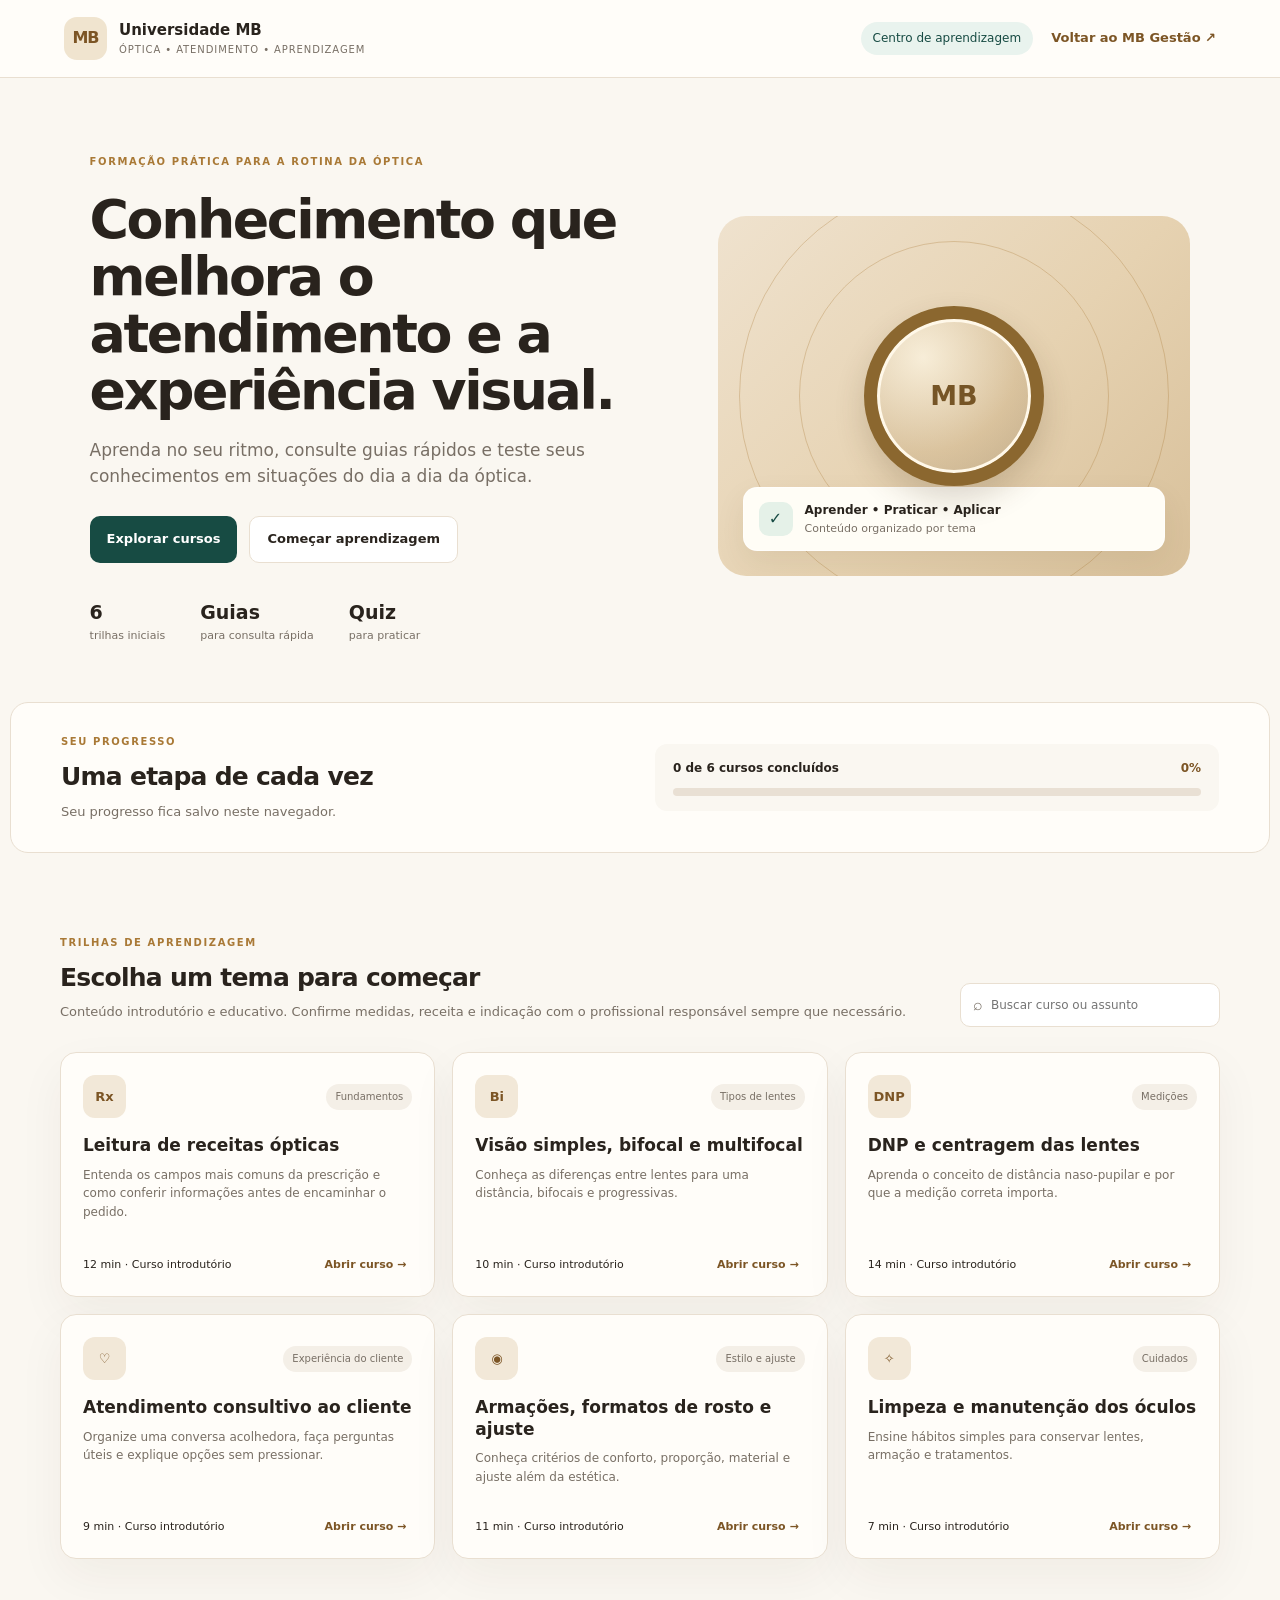
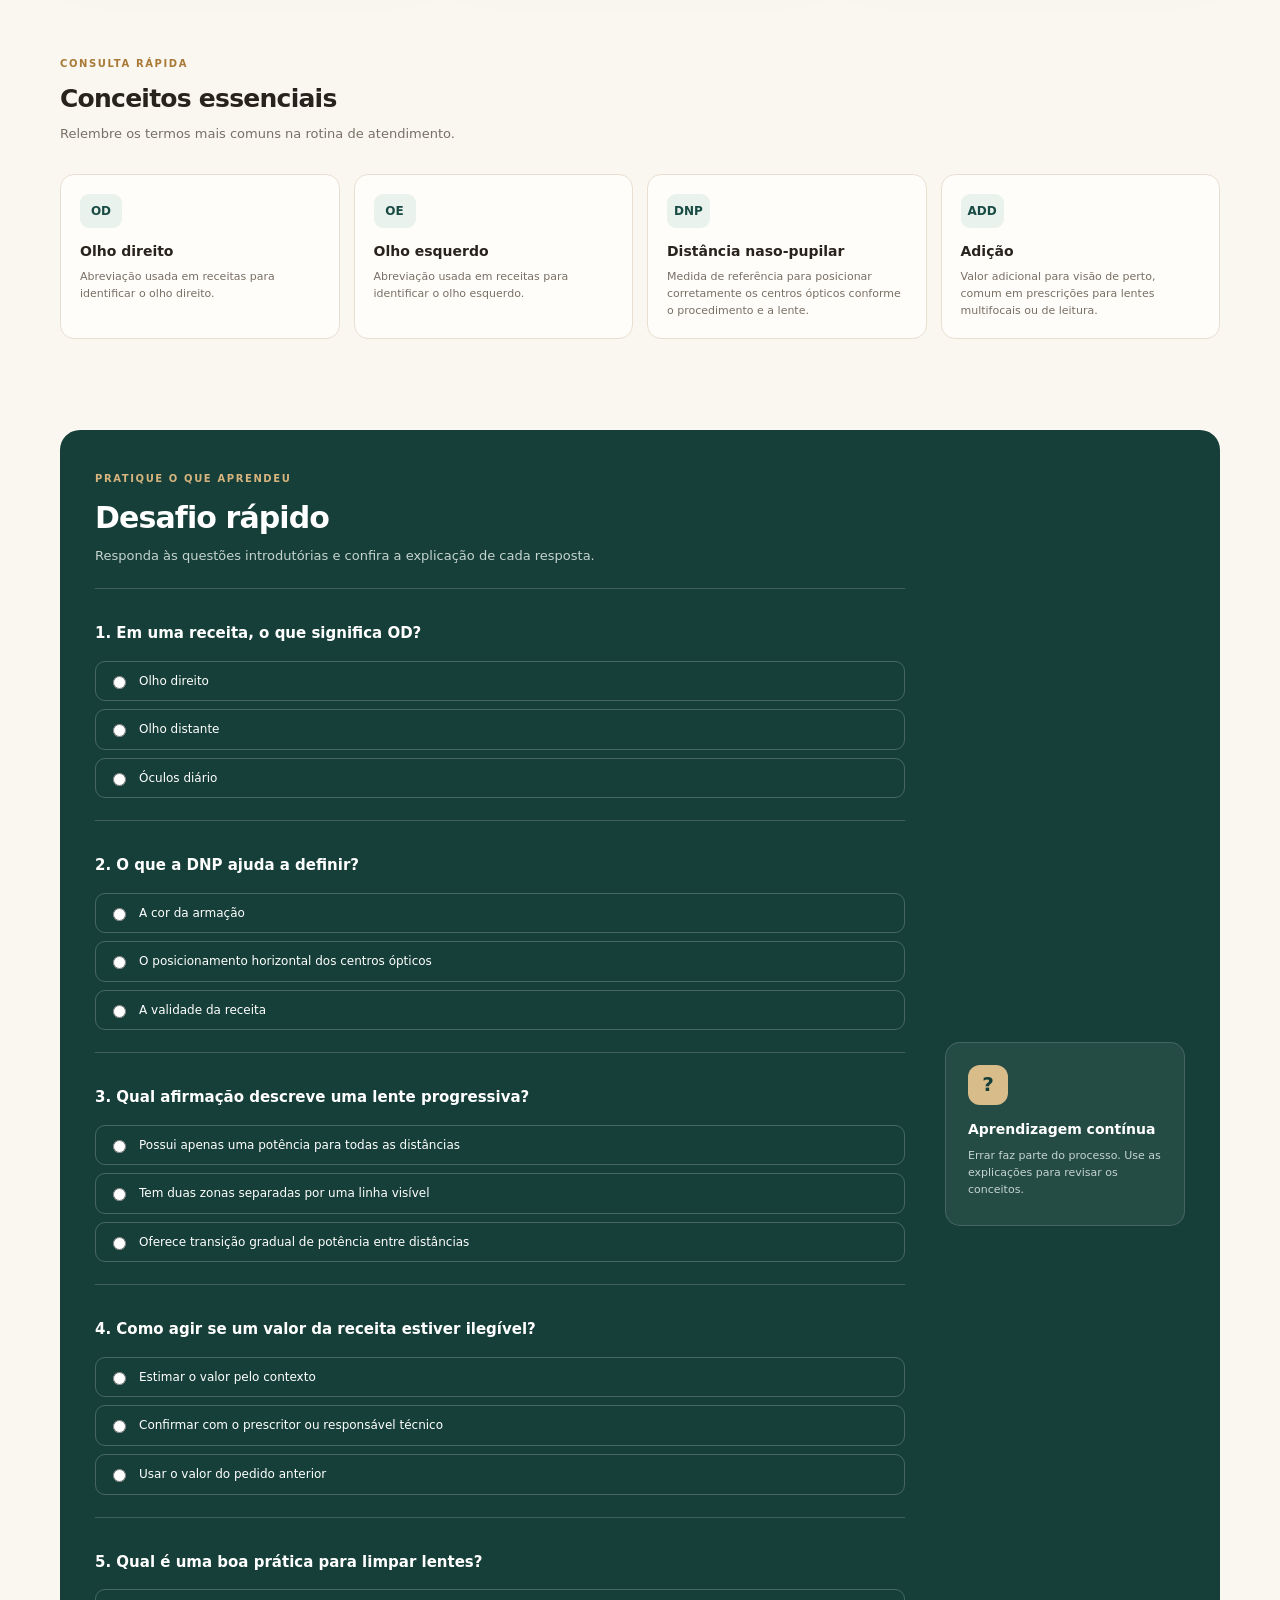
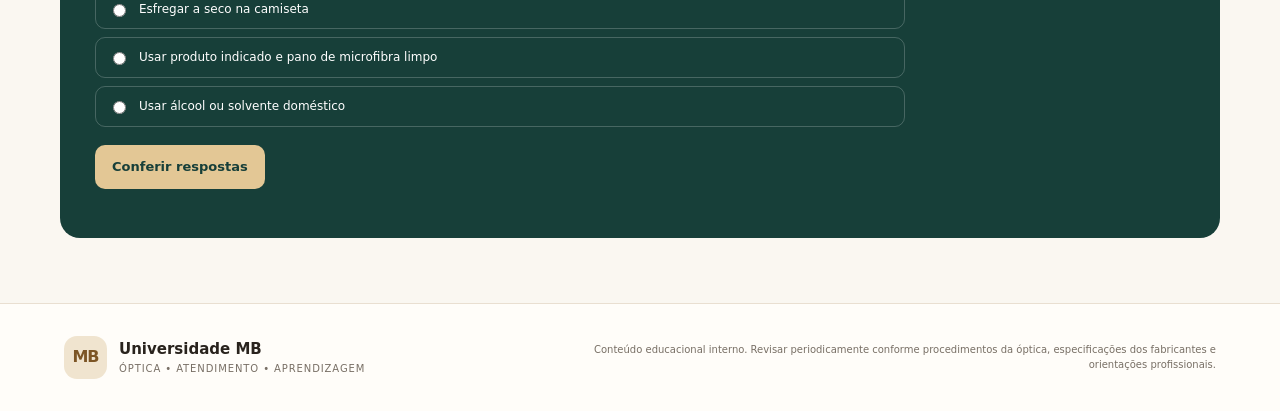
<file: universidade/index.html>
<!doctype html>
<html lang="pt-BR">
<head>
  <meta charset="utf-8">
  <meta name="viewport" content="width=device-width, initial-scale=1">
  <meta name="theme-color" content="#9b6a2f">
  <meta name="description" content="Universidade MB — cursos práticos de óptica, leitura de receitas, DNP, lentes, armações e atendimento ao cliente.">
  <title>Universidade MB | Óptica e Atendimento</title>
  <link rel="stylesheet" href="./styles.css">
  <script defer src="./app.js"></script>
</head>
<body>
  <header class="topbar">
    <a class="brand" href="#inicio"><span class="brand-mark">MB</span><span><strong>Universidade MB</strong><small>Óptica • Atendimento • Aprendizagem</small></span></a>
    <div class="top-actions"><span class="status-pill">Centro de aprendizagem</span><a class="back-link" href="https://gestao.mboptica.com.br/">Voltar ao MB Gestão ↗</a></div>
  </header>
  <main id="inicio">
    <section class="hero">
      <div class="hero-copy">
        <span class="eyebrow">FORMAÇÃO PRÁTICA PARA A ROTINA DA ÓPTICA</span>
        <h1>Conhecimento que melhora o atendimento e a experiência visual.</h1>
        <p>Aprenda no seu ritmo, consulte guias rápidos e teste seus conhecimentos em situações do dia a dia da óptica.</p>
        <div class="hero-actions"><a class="button primary" href="#cursos">Explorar cursos</a><button class="button secondary" id="continueLearning">Continuar aprendendo</button></div>
        <div class="hero-stats"><div><strong>6</strong><span>trilhas iniciais</span></div><div><strong>Guias</strong><span>para consulta rápida</span></div><div><strong>Quiz</strong><span>para praticar</span></div></div>
      </div>
      <div class="hero-panel"><div class="panel-orbit orbit-one"></div><div class="panel-orbit orbit-two"></div><div class="lens-illustration"><span>MB</span></div><div class="floating-card"><span class="floating-icon">✓</span><div><strong>Aprender • Praticar • Aplicar</strong><small>Conteúdo organizado por tema</small></div></div></div>
    </section>
    <section class="progress-section">
      <div><span class="eyebrow">SEU PROGRESSO</span><h2>Uma etapa de cada vez</h2><p>Seu progresso fica salvo neste navegador.</p></div>
      <div class="progress-box"><div class="progress-label"><strong id="progressText">0 de 6 cursos iniciados</strong><span id="progressPercent">0%</span></div><div class="progress-track"><span id="progressBar"></span></div></div>
    </section>
    <section id="cursos" class="courses-section">
      <div class="section-heading"><div><span class="eyebrow">TRILHAS DE APRENDIZAGEM</span><h2>Escolha um tema para começar</h2><p>Conteúdo introdutório e educativo. Confirme medidas, receita e indicação com o profissional responsável sempre que necessário.</p></div><label class="search-box"><span>⌕</span><input id="courseSearch" type="search" placeholder="Buscar curso ou assunto" aria-label="Buscar curso ou assunto"></label></div>
      <div id="courseGrid" class="course-grid"></div>
    </section>
    <section id="lesson" class="lesson-section" hidden>
      <div class="lesson-header"><button class="text-button" id="backToCourses">← Todos os cursos</button><span id="lessonMeta" class="eyebrow"></span></div>
      <div class="lesson-layout"><article class="lesson-content"><h2 id="lessonTitle"></h2><p id="lessonIntro" class="lesson-intro"></p><div id="lessonBody"></div><div class="lesson-footer"><button class="button secondary" id="markComplete">Marcar curso como concluído ✓</button><span id="completionStatus"></span></div></article><aside class="lesson-aside"><strong>Nesta trilha</strong><ol id="lessonOutline"></ol><div class="tip-box"><strong>Importante</strong><p>Este material apoia o treinamento da equipe. Não substitui prescrição, avaliação clínica, medição profissional nem orientação técnica do fabricante.</p></div></aside></div>
    </section>
    <section class="quick-reference">
      <div class="section-heading"><div><span class="eyebrow">CONSULTA RÁPIDA</span><h2>Conceitos essenciais</h2><p>Relembre os termos mais comuns na rotina de atendimento.</p></div></div>
      <div class="reference-grid">
        <article><span class="reference-symbol">OD</span><h3>Olho direito</h3><p>Abreviação usada em receitas para identificar o olho direito.</p></article>
        <article><span class="reference-symbol">OE</span><h3>Olho esquerdo</h3><p>Abreviação usada em receitas para identificar o olho esquerdo.</p></article>
        <article><span class="reference-symbol">DNP</span><h3>Distância naso-pupilar</h3><p>Medida de referência para posicionar corretamente os centros ópticos conforme o procedimento e a lente.</p></article>
        <article><span class="reference-symbol">ADD</span><h3>Adição</h3><p>Valor adicional para visão de perto, comum em prescrições para lentes multifocais ou de leitura.</p></article>
      </div>
    </section>
    <section class="quiz-section" id="quiz">
      <div class="quiz-card"><div><span class="eyebrow">PRATIQUE O QUE APRENDEU</span><h2>Desafio rápido</h2><p>Responda às questões introdutórias e confira a explicação de cada resposta.</p><div id="quizArea"></div></div><div class="quiz-aside"><div class="quiz-badge">?</div><strong>Aprendizagem contínua</strong><p>Errar faz parte do processo. Use as explicações para revisar os conceitos.</p></div></div>
    </section>
    <footer><a class="brand footer-brand" href="#inicio"><span class="brand-mark">MB</span><span><strong>Universidade MB</strong><small>Óptica • Atendimento • Aprendizagem</small></span></a><p>Conteúdo educacional interno. Revisar periodicamente conforme procedimentos da óptica, especificações dos fabricantes e orientações profissionais.</p></footer>
  </main>
</body>
</html>
</file>
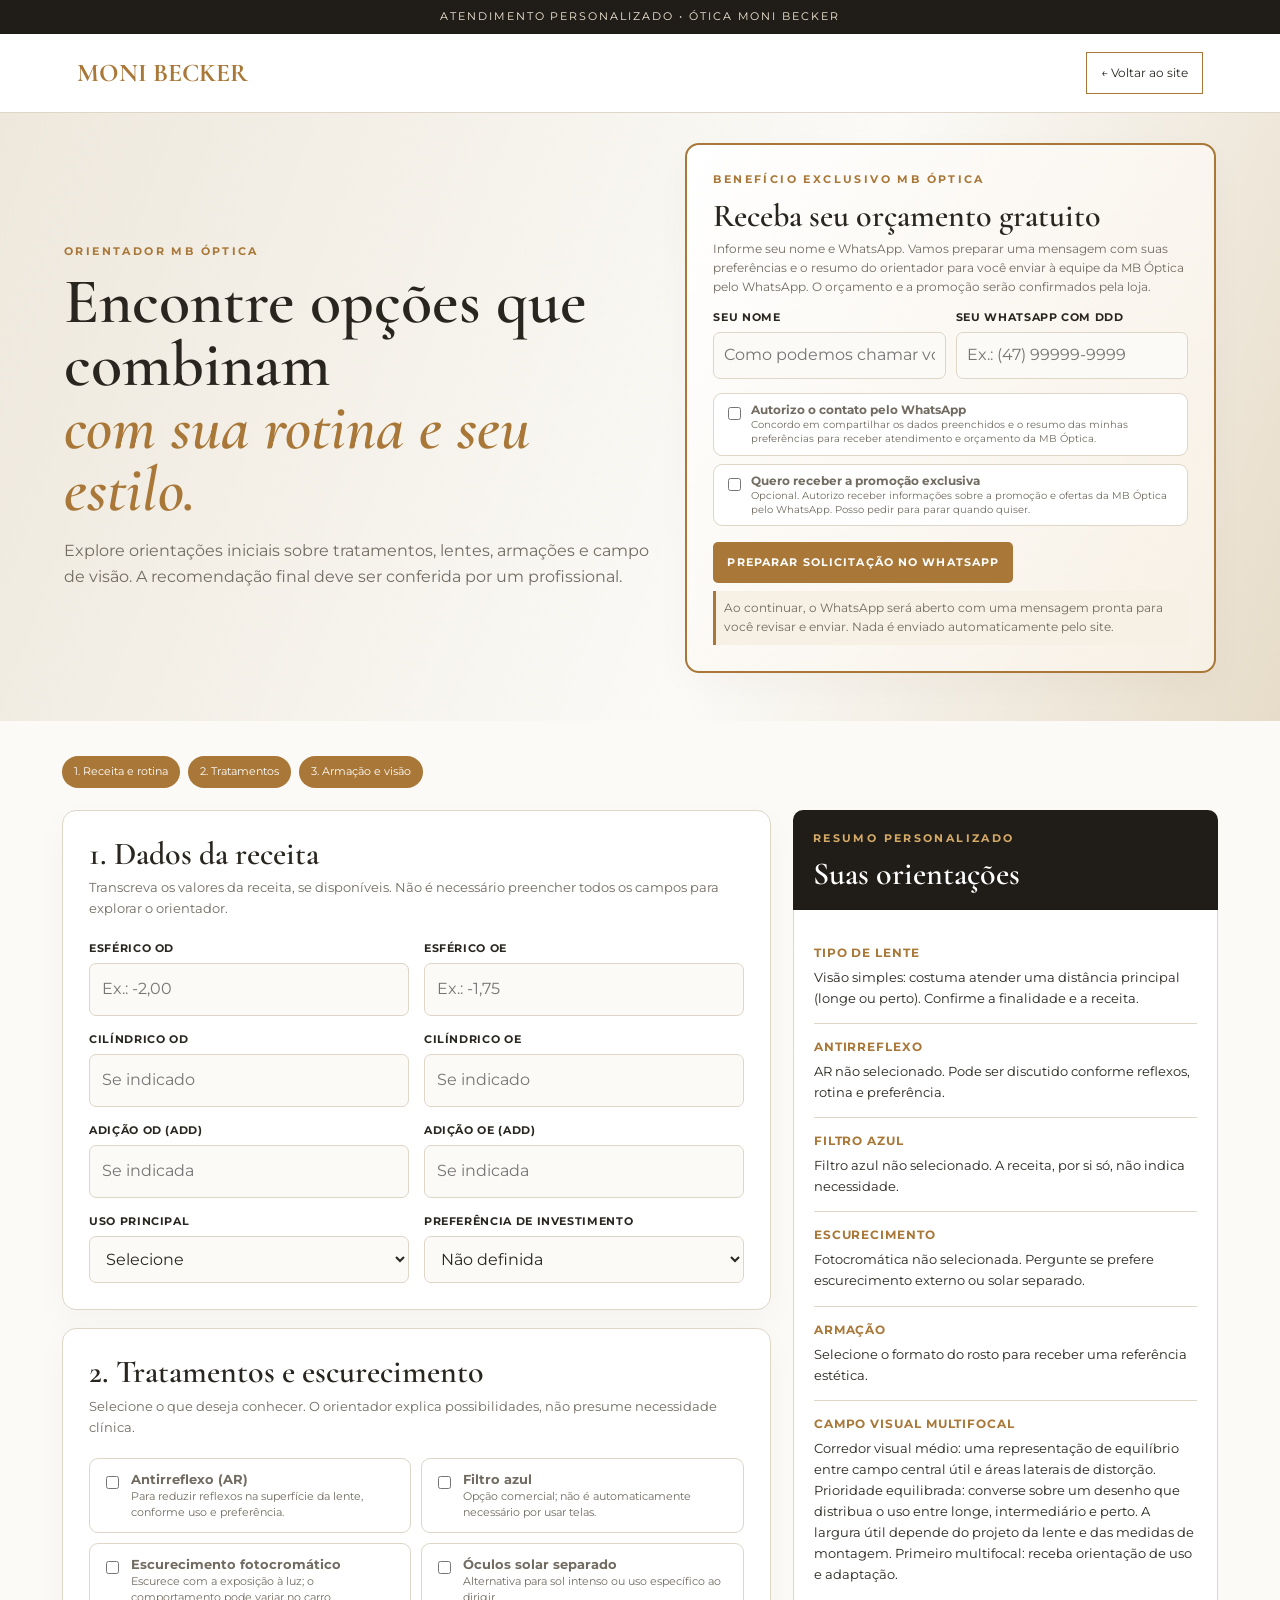
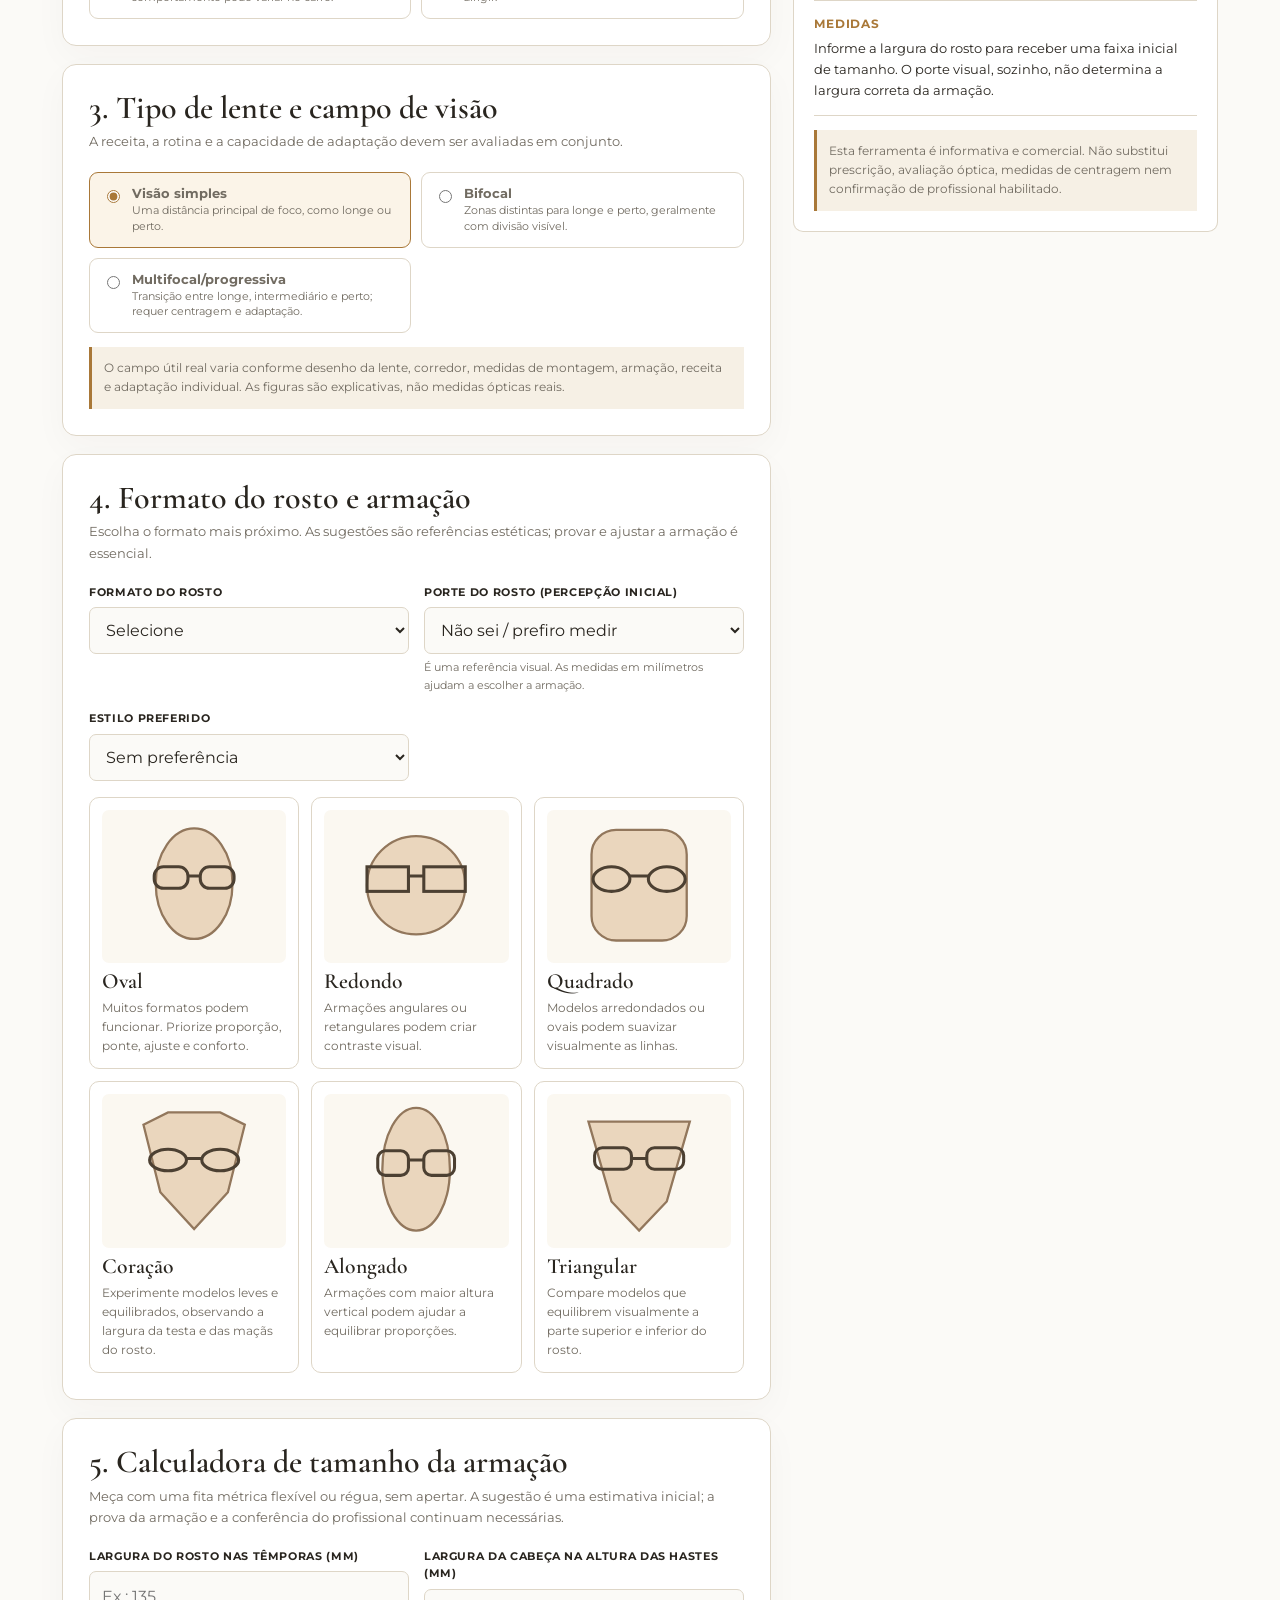
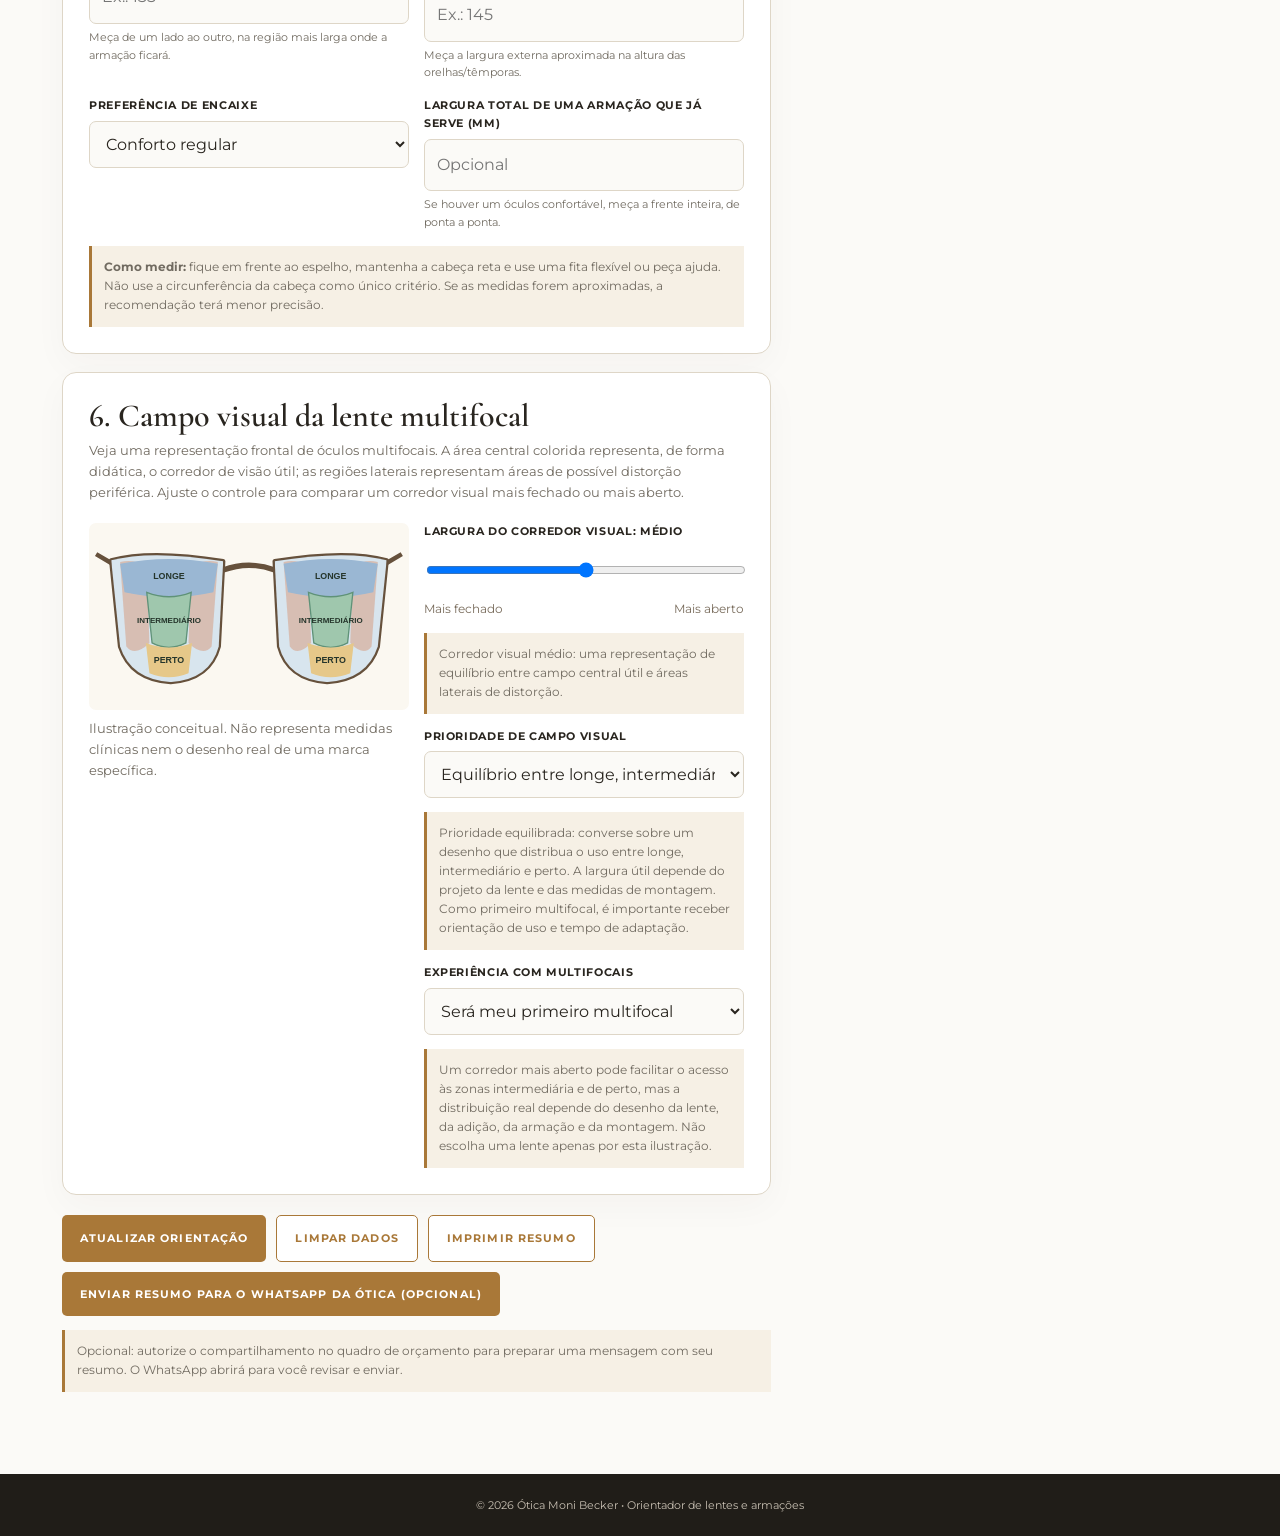
<file: orientador-lentes.html>
<!DOCTYPE html>
<html lang="pt-BR">
<head>
<meta charset="UTF-8">
<meta name="viewport" content="width=device-width, initial-scale=1">
<meta name="theme-color" content="#9b6a2f">
<link rel="icon" type="image/jpeg" href="/assets/logo.jpg?v=20261028" sizes="any">
<link rel="apple-touch-icon" href="/assets/logo.jpg?v=20261028">
<meta name="description" content="Orientador de lentes e armações da Ótica Moni Becker.">
<title>Orientador de Lentes | Ótica Moni Becker</title>
<link rel="preconnect" href="https://fonts.googleapis.com">
<link rel="preconnect" href="https://fonts.gstatic.com" crossorigin>
<link href="https://fonts.googleapis.com/css2?family=Cormorant+Garamond:wght@500;600;700&family=Montserrat:wght@400;500;600;700&display=swap" rel="stylesheet">
<style>
:root{--gold:#a97838;--gold2:#d5aa67;--cream:#f4f0e7;--paper:#fbfaf7;--ink:#29251f;--muted:#716b61;--line:#ded6c7;--dark:#201d18;--serif:"Cormorant Garamond",Georgia,serif;--sans:"Montserrat",Arial,sans-serif}
*{box-sizing:border-box}body{margin:0;background:var(--paper);color:var(--ink);font-family:var(--sans);line-height:1.65}a{color:inherit;text-decoration:none}button,input,select{font:inherit}.topbar{background:var(--dark);color:#f4ead8;text-align:center;padding:8px;font-size:.68rem;letter-spacing:.18em}.header{display:flex;justify-content:space-between;align-items:center;padding:18px 6vw;border-bottom:1px solid var(--line);background:#fff;gap:18px}.brand{font-family:var(--serif);font-size:1.6rem;font-weight:700;color:var(--gold)}.header a:last-child{font-size:.75rem;border:1px solid var(--gold);padding:10px 14px}.hero{background:linear-gradient(110deg,#eee8dc,#fbfaf7 60%,#e7dcc9);padding:30px 5vw}.hero-grid{max-width:1400px;margin:0 auto;display:grid;grid-template-columns:minmax(0,1fr) minmax(420px,.9fr);gap:32px;align-items:center}.hero-copy{padding:10px 0}.hero-copy h1{font:600 clamp(2.4rem,4vw,4rem)/.98 var(--serif);margin:0 0 15px}.hero-copy p:last-child{max-width:650px;color:var(--muted);margin-bottom:0}.quote-hero{margin:0;padding:22px;border-radius:12px}.quote-hero h2{font:600 1.8rem/1.05 var(--serif);margin:0 0 7px}.quote-hero .sub{font-size:.72rem;margin-bottom:12px}.quote-hero .fields{gap:10px}.quote-hero .field input{padding:9px 10px}.quote-hero .choice{padding:8px 10px;gap:7px}.quote-hero .choice strong{font-size:.72rem}.quote-hero .choice span{font-size:.64rem}.quote-hero .notice{padding:8px;margin-top:8px}.quote-hero .btn{padding:11px 14px}.eyebrow{font-size:.68rem;letter-spacing:.22em;font-weight:700;color:var(--gold);margin:0 0 10px}.hero h1{font:600 clamp(2.6rem,5vw,4.5rem)/.98 var(--serif);margin:0 0 15px}.hero h1 em{color:var(--gold)}.hero p:last-child{max-width:800px;color:var(--muted);margin-bottom:0}.wrap{max-width:1200px;margin:0 auto;padding:35px 22px 70px}.progress{display:flex;gap:8px;margin:0 0 22px;flex-wrap:wrap}.step-pill{background:#eee8dc;color:var(--muted);border-radius:999px;padding:7px 12px;font-size:.68rem}.step-pill.active{background:var(--gold);color:#fff}.layout{display:grid;grid-template-columns:minmax(0,1.25fr) minmax(280px,.75fr);gap:22px;align-items:start}.panel{background:#fff;border:1px solid var(--line);padding:26px;border-radius:14px;box-shadow:0 12px 35px #3b2c1708;margin-bottom:18px}.panel h2{font:600 2rem/1.05 var(--serif);margin:0 0 7px}.sub{color:var(--muted);font-size:.8rem;margin:0 0 20px}.fields{display:grid;grid-template-columns:repeat(2,minmax(0,1fr));gap:15px}.field label{display:block;font-size:.67rem;font-weight:700;letter-spacing:.06em;text-transform:uppercase;margin-bottom:6px}.field input,.field select{width:100%;border:1px solid var(--line);background:#fbfaf7;padding:12px;border-radius:7px;color:var(--ink)}.field small{display:block;color:var(--muted);font-size:.68rem;margin-top:5px}.radio-list{display:grid;grid-template-columns:repeat(2,minmax(0,1fr));gap:10px}.choice{border:1px solid var(--line);border-radius:9px;padding:12px;display:flex;gap:9px;align-items:flex-start;background:#fff;cursor:pointer}.choice:has(input:checked){border-color:var(--gold);background:#fbf4e8}.choice input{accent-color:var(--gold);margin-top:5px}.choice strong{display:block;font-size:.8rem}.choice span{display:block;font-size:.7rem;color:var(--muted);line-height:1.4}.btn{border:0;background:var(--gold);color:white;padding:13px 18px;text-transform:uppercase;letter-spacing:.1em;font-weight:700;font-size:.7rem;cursor:pointer;border-radius:5px}.btn.secondary{background:#fff;color:var(--gold);border:1px solid var(--gold)}.actions{display:flex;gap:10px;flex-wrap:wrap;margin-top:20px}.result{position:sticky;top:18px}.result-head{background:var(--dark);color:#fff;padding:20px;border-radius:10px 10px 0 0}.result-head .eyebrow{color:var(--gold2)}.result-head h2{font:600 2rem/1 var(--serif);margin:0}.result-body{border:1px solid var(--line);border-top:0;padding:20px;border-radius:0 0 10px 10px;background:#fff}.result-item{padding:14px 0;border-bottom:1px solid var(--line)}.result-item:last-child{border-bottom:0}.result-item strong{display:block;font-size:.72rem;color:var(--gold);letter-spacing:.08em;text-transform:uppercase}.result-item p{margin:4px 0 0;font-size:.8rem}.notice{font-size:.72rem;color:var(--muted);background:#f6f0e5;border-left:3px solid var(--gold);padding:12px;margin-top:14px}.visual-grid{display:grid;grid-template-columns:repeat(3,minmax(0,1fr));gap:12px}.visual-card{border:1px solid var(--line);border-radius:10px;padding:12px;background:#fff}.visual-card h3{font:600 1.35rem var(--serif);margin:5px 0}.visual-card p{font-size:.72rem;color:var(--muted);margin:0}.face-svg,.vision-svg{width:100%;height:auto;display:block;background:#fbf8f1;border-radius:7px}.visual-card.selected{border-color:var(--gold);box-shadow:0 0 0 2px #a9783820}.footer-note{padding:22px 6vw;background:var(--dark);color:#c8c0b3;font-size:.7rem;text-align:center}.hidden{display:none!important}
@media(max-width:1000px){.hero-grid{grid-template-columns:1fr;gap:20px}.hero-copy h1{font-size:clamp(2.5rem,7vw,4rem)}.quote-hero{max-width:760px}}@media(max-width:900px){.layout{grid-template-columns:1fr}.result{position:static}.visual-grid{grid-template-columns:repeat(2,minmax(0,1fr))}}
@media(max-width:560px){.fields,.radio-list,.visual-grid{grid-template-columns:1fr}.panel{padding:18px}.header{padding:14px 5vw}.hero{padding:24px 5vw}.hero-copy h1{font-size:2.5rem}.quote-hero{padding:16px}.wrap{padding:22px 14px 45px}}
</style>
</head>
<body>
<div class="topbar">ATENDIMENTO PERSONALIZADO • ÓTICA MONI BECKER</div>
<header class="header"><a class="brand" href="index.html">MONI BECKER</a><a href="index.html">← Voltar ao site</a></header>
<section class="hero"><div class="hero-grid"><div class="hero-copy"><p class="eyebrow">ORIENTADOR MB ÓPTICA</p><h1>Encontre opções que combinam<br><em>com sua rotina e seu estilo.</em></h1><p>Explore orientações iniciais sobre tratamentos, lentes, armações e campo de visão. A recomendação final deve ser conferida por um profissional.</p></div>
  <div class="panel quote-hero" id="quoteRequest" style="border:2px solid var(--gold);background:linear-gradient(120deg,#fff,#f7f0e5)">
    <p class="eyebrow">BENEFÍCIO EXCLUSIVO MB ÓPTICA</p>
    <h2>Receba seu orçamento gratuito</h2>
    <p class="sub">Informe seu nome e WhatsApp. Vamos preparar uma mensagem com suas preferências e o resumo do orientador para você enviar à equipe da MB Óptica pelo WhatsApp. O orçamento e a promoção serão confirmados pela loja.</p>
    <div class="fields">
      <div class="field"><label for="quoteName">Seu nome</label><input id="quoteName" type="text" maxlength="100" autocomplete="name" placeholder="Como podemos chamar você?"></div>
      <div class="field"><label for="quotePhone">Seu WhatsApp com DDD</label><input id="quotePhone" type="tel" maxlength="20" autocomplete="tel" placeholder="Ex.: (47) 99999-9999"></div>
    </div>
    <label class="choice" style="margin-top:14px"><input id="quoteConsent" type="checkbox"><span><strong>Autorizo o contato pelo WhatsApp</strong><span>Concordo em compartilhar os dados preenchidos e o resumo das minhas preferências para receber atendimento e orçamento da MB Óptica.</span></span></label>
    <label class="choice" style="margin-top:8px"><input id="promoConsent" type="checkbox"><span><strong>Quero receber a promoção exclusiva</strong><span>Opcional. Autorizo receber informações sobre a promoção e ofertas da MB Óptica pelo WhatsApp. Posso pedir para parar quando quiser.</span></span></label>
    <button class="btn" id="quoteBtn" type="button" style="margin-top:16px">Preparar solicitação no WhatsApp</button>
    <p id="quoteStatus" class="notice" role="status">Ao continuar, o WhatsApp será aberto com uma mensagem pronta para você revisar e enviar. Nada é enviado automaticamente pelo site.</p>
  </div></div>
</section>
<main class="wrap">
<div class="progress"><span class="step-pill active">1. Receita e rotina</span><span class="step-pill active">2. Tratamentos</span><span class="step-pill active">3. Armação e visão</span></div>
<div class="layout">
<div>
<section class="panel">
<h2>1. Dados da receita</h2><p class="sub">Transcreva os valores da receita, se disponíveis. Não é necessário preencher todos os campos para explorar o orientador.</p>
<div class="fields">
<div class="field"><label for="sphOD">Esférico OD</label><input id="sphOD" type="number" step="0.25" placeholder="Ex.: -2,00"></div>
<div class="field"><label for="sphOE">Esférico OE</label><input id="sphOE" type="number" step="0.25" placeholder="Ex.: -1,75"></div>
<div class="field"><label for="cylOD">Cilíndrico OD</label><input id="cylOD" type="number" step="0.25" placeholder="Se indicado"></div>
<div class="field"><label for="cylOE">Cilíndrico OE</label><input id="cylOE" type="number" step="0.25" placeholder="Se indicado"></div>
<div class="field"><label for="addOD">Adição OD (ADD)</label><input id="addOD" type="number" step="0.25" placeholder="Se indicada"></div>
<div class="field"><label for="addOE">Adição OE (ADD)</label><input id="addOE" type="number" step="0.25" placeholder="Se indicada"></div>
<div class="field"><label for="use">Uso principal</label><select id="use"><option value="">Selecione</option><option>Uso geral</option><option>Leitura</option><option>Computador</option><option>Direção</option><option>Ambientes externos</option><option>Multidistância</option></select></div>
<div class="field"><label for="budget">Preferência de investimento</label><select id="budget"><option value="">Não definida</option><option>Essencial</option><option>Intermediária</option><option>Maior conforto / premium</option></select></div>
</div></section>
<section class="panel"><h2>2. Tratamentos e escurecimento</h2><p class="sub">Selecione o que deseja conhecer. O orientador explica possibilidades, não presume necessidade clínica.</p>
<div class="radio-list">
<label class="choice"><input type="checkbox" id="ar"><span><strong>Antirreflexo (AR)</strong><span>Para reduzir reflexos na superfície da lente, conforme uso e preferência.</span></span></label>
<label class="choice"><input type="checkbox" id="blue"><span><strong>Filtro azul</strong><span>Opção comercial; não é automaticamente necessário por usar telas.</span></span></label>
<label class="choice"><input type="checkbox" id="photo"><span><strong>Escurecimento fotocromático</strong><span>Escurece com a exposição à luz; o comportamento pode variar no carro.</span></span></label>
<label class="choice"><input type="checkbox" id="sun"><span><strong>Óculos solar separado</strong><span>Alternativa para sol intenso ou uso específico ao dirigir.</span></span></label>
</div></section>
<section class="panel"><h2>3. Tipo de lente e campo de visão</h2><p class="sub">A receita, a rotina e a capacidade de adaptação devem ser avaliadas em conjunto.</p>
<div class="radio-list">
<label class="choice"><input type="radio" name="lens" value="single" checked><span><strong>Visão simples</strong><span>Uma distância principal de foco, como longe ou perto.</span></span></label>
<label class="choice"><input type="radio" name="lens" value="bifocal"><span><strong>Bifocal</strong><span>Zonas distintas para longe e perto, geralmente com divisão visível.</span></span></label>
<label class="choice"><input type="radio" name="lens" value="progressive"><span><strong>Multifocal/progressiva</strong><span>Transição entre longe, intermediário e perto; requer centragem e adaptação.</span></span></label>
</div>
<div class="notice">O campo útil real varia conforme desenho da lente, corredor, medidas de montagem, armação, receita e adaptação individual. As figuras são explicativas, não medidas ópticas reais.</div></section>
<section class="panel"><h2>4. Formato do rosto e armação</h2><p class="sub">Escolha o formato mais próximo. As sugestões são referências estéticas; provar e ajustar a armação é essencial.</p>
<div class="fields"><div class="field"><label for="face">Formato do rosto</label><select id="face"><option value="">Selecione</option><option value="oval">Oval</option><option value="round">Redondo</option><option value="square">Quadrado</option><option value="heart">Coração</option><option value="long">Alongado</option><option value="triangle">Triangular</option></select></div><div class="field"><label for="faceSize">Porte do rosto (percepção inicial)</label><select id="faceSize"><option value="">Não sei / prefiro medir</option><option value="small">Pequeno</option><option value="medium">Médio</option><option value="large">Grande</option></select><small>É uma referência visual. As medidas em milímetros ajudam a escolher a armação.</small></div><div class="field"><label for="style">Estilo preferido</label><select id="style"><option value="">Sem preferência</option><option value="discreet">Discreto</option><option value="classic">Clássico</option><option value="modern">Moderno</option><option value="bold">Marcante</option><option value="light">Leve</option></select></div></div>
<div class="visual-grid" id="faceGallery" style="margin-top:16px">
<article class="visual-card" data-face-card="oval"><svg class="face-svg" viewBox="0 0 120 100" aria-label="Ilustração rosto oval"><ellipse cx="60" cy="48" rx="25" ry="36" fill="#ead6bd" stroke="#92775c" stroke-width="1.5"/><rect x="34" y="37" width="22" height="14" rx="6" fill="none" stroke="#4c4032" stroke-width="2"/><rect x="64" y="37" width="22" height="14" rx="6" fill="none" stroke="#4c4032" stroke-width="2"/><path d="M56 43h8" stroke="#4c4032" stroke-width="2"/></svg><h3>Oval</h3><p>Muitos formatos podem funcionar. Priorize proporção, ponte, ajuste e conforto.</p></article>
<article class="visual-card" data-face-card="round"><svg class="face-svg" viewBox="0 0 120 100" aria-label="Ilustração rosto redondo"><circle cx="60" cy="49" r="32" fill="#ead6bd" stroke="#92775c" stroke-width="1.5"/><rect x="28" y="37" width="27" height="16" fill="none" stroke="#4c4032" stroke-width="2"/><rect x="65" y="37" width="27" height="16" fill="none" stroke="#4c4032" stroke-width="2"/><path d="M55 43h10" stroke="#4c4032" stroke-width="2"/></svg><h3>Redondo</h3><p>Armações angulares ou retangulares podem criar contraste visual.</p></article>
<article class="visual-card" data-face-card="square"><svg class="face-svg" viewBox="0 0 120 100" aria-label="Ilustração rosto quadrado"><rect x="29" y="13" width="62" height="72" rx="16" fill="#ead6bd" stroke="#92775c" stroke-width="1.5"/><ellipse cx="42" cy="45" rx="12" ry="8" fill="none" stroke="#4c4032" stroke-width="2"/><ellipse cx="78" cy="45" rx="12" ry="8" fill="none" stroke="#4c4032" stroke-width="2"/><path d="M54 43h12" stroke="#4c4032" stroke-width="2"/></svg><h3>Quadrado</h3><p>Modelos arredondados ou ovais podem suavizar visualmente as linhas.</p></article>
<article class="visual-card" data-face-card="heart"><svg class="face-svg" viewBox="0 0 120 100" aria-label="Ilustração rosto coração"><path d="M27 20 L43 12 H77 L93 20 L82 64 L60 88 L38 64 Z" fill="#ead6bd" stroke="#92775c" stroke-width="1.5"/><ellipse cx="43" cy="43" rx="12" ry="7" fill="none" stroke="#4c4032" stroke-width="2"/><ellipse cx="77" cy="43" rx="12" ry="7" fill="none" stroke="#4c4032" stroke-width="2"/><path d="M55 42h10" stroke="#4c4032" stroke-width="2"/></svg><h3>Coração</h3><p>Experimente modelos leves e equilibrados, observando a largura da testa e das maçãs do rosto.</p></article>
<article class="visual-card" data-face-card="long"><svg class="face-svg" viewBox="0 0 120 100" aria-label="Ilustração rosto alongado"><ellipse cx="60" cy="49" rx="22" ry="40" fill="#ead6bd" stroke="#92775c" stroke-width="1.5"/><rect x="35" y="37" width="20" height="16" rx="5" fill="none" stroke="#4c4032" stroke-width="2"/><rect x="65" y="37" width="20" height="16" rx="5" fill="none" stroke="#4c4032" stroke-width="2"/><path d="M55 43h10" stroke="#4c4032" stroke-width="2"/></svg><h3>Alongado</h3><p>Armações com maior altura vertical podem ajudar a equilibrar proporções.</p></article>
<article class="visual-card" data-face-card="triangle"><svg class="face-svg" viewBox="0 0 120 100" aria-label="Ilustração rosto triangular"><path d="M27 18 L93 18 L78 70 L60 89 L42 70 Z" fill="#ead6bd" stroke="#92775c" stroke-width="1.5"/><rect x="31" y="35" width="24" height="14" rx="5" fill="none" stroke="#4c4032" stroke-width="2"/><rect x="65" y="35" width="24" height="14" rx="5" fill="none" stroke="#4c4032" stroke-width="2"/><path d="M55 42h10" stroke="#4c4032" stroke-width="2"/></svg><h3>Triangular</h3><p>Compare modelos que equilibrem visualmente a parte superior e inferior do rosto.</p></article>
</div></section>
<section class="panel"><h2>5. Calculadora de tamanho da armação</h2><p class="sub">Meça com uma fita métrica flexível ou régua, sem apertar. A sugestão é uma estimativa inicial; a prova da armação e a conferência do profissional continuam necessárias.</p><div class="fields">
<div class="field"><label for="faceWidth">Largura do rosto nas têmporas (mm)</label><input id="faceWidth" type="number" min="90" max="190" step="1" placeholder="Ex.: 135"><small>Meça de um lado ao outro, na região mais larga onde a armação ficará.</small></div>
<div class="field"><label for="headWidth">Largura da cabeça na altura das hastes (mm)</label><input id="headWidth" type="number" min="100" max="200" step="1" placeholder="Ex.: 145"><small>Meça a largura externa aproximada na altura das orelhas/têmporas.</small></div>
<div class="field"><label for="fitPreference">Preferência de encaixe</label><select id="fitPreference"><option value="regular">Conforto regular</option><option value="loose">Mais folgado</option><option value="snug">Mais firme</option></select></div>
<div class="field"><label for="currentFrameWidth">Largura total de uma armação que já serve (mm)</label><input id="currentFrameWidth" type="number" min="110" max="170" step="1" placeholder="Opcional"><small>Se houver um óculos confortável, meça a frente inteira, de ponta a ponta.</small></div>
</div><div class="notice"><strong>Como medir:</strong> fique em frente ao espelho, mantenha a cabeça reta e use uma fita flexível ou peça ajuda. Não use a circunferência da cabeça como único critério. Se as medidas forem aproximadas, a recomendação terá menor precisão.</div></section>
<section class="panel"><h2>6. Campo visual da lente multifocal</h2><p class="sub">Veja uma representação frontal de óculos multifocais. A área central colorida representa, de forma didática, o corredor de visão útil; as regiões laterais representam áreas de possível distorção periférica. Ajuste o controle para comparar um corredor visual mais fechado ou mais aberto.</p>
<div class="fields" style="align-items:start">
<div>
<svg id="progressiveGlasses" class="face-svg" viewBox="0 0 360 210" role="img" aria-label="Óculos com lentes multifocais mostrando zonas de longe, corredor intermediário, perto e distorção lateral">
<defs>
<clipPath id="leftLensClip"><path d="M25 42 Q70 30 151 43 L146 139 Q136 176 92 179 Q47 176 35 139 Z"/></clipPath>
<clipPath id="rightLensClip"><path d="M209 43 Q290 30 335 42 L325 139 Q313 176 268 179 Q224 176 214 139 Z"/></clipPath>
<linearGradient id="glassesLensBg" x1="0" y1="0" x2="0" y2="1"><stop offset="0%" stop-color="#e4edf4"/><stop offset="100%" stop-color="#e5eee4"/></linearGradient>
</defs>
<g fill="url(#glassesLensBg)" stroke="#66513c" stroke-width="5" stroke-linejoin="round">
<path d="M25 42 Q70 30 151 43 L146 139 Q136 176 92 179 Q47 176 35 139 Z"/>
<path d="M209 43 Q290 30 335 42 L325 139 Q313 176 268 179 Q224 176 214 139 Z"/>
<path d="M151 53 Q180 42 209 53" fill="none" stroke-width="6"/>
<path d="M25 45 L8 35 M335 45 L352 35" fill="none" stroke-width="5"/>
</g>
<g clip-path="url(#leftLensClip)">
<rect x="20" y="35" width="140" height="150" fill="#d8e5ee"/>
<path id="leftDistortionL" d="M25 42 L60 42 L58 160 L35 139 Z" fill="#d7ad9a" opacity=".95"/>
<path id="leftDistortionR" d="M116 42 L151 43 L146 139 L125 160 Z" fill="#d7ad9a" opacity=".95"/>
<path d="M35 46 Q90 35 145 46 L140 78 Q90 89 40 78 Z" fill="#9ab7d3"/>
<path id="leftCorridor" d="M58 78 Q90 88 122 78 L116 135 Q90 145 64 135 Z" fill="#9fc7ad" stroke="#5f9278" stroke-width="1.5"/>
<path d="M64 135 Q90 145 116 135 L112 169 Q90 178 68 169 Z" fill="#e6c889"/>
</g>
<g clip-path="url(#rightLensClip)">
<rect x="204" y="35" width="140" height="150" fill="#d8e5ee"/>
<path id="rightDistortionL" d="M209 43 L244 42 L242 160 L214 139 Z" fill="#d7ad9a" opacity=".95"/>
<path id="rightDistortionR" d="M300 42 L335 42 L325 139 L304 160 Z" fill="#d7ad9a" opacity=".95"/>
<path d="M219 46 Q272 35 325 46 L320 78 Q272 89 224 78 Z" fill="#9ab7d3"/>
<path id="rightCorridor" d="M240 78 Q272 88 304 78 L298 135 Q272 145 246 135 Z" fill="#9fc7ad" stroke="#5f9278" stroke-width="1.5"/>
<path d="M246 135 Q272 145 298 135 L294 169 Q272 178 250 169 Z" fill="#e6c889"/>
</g>
<g fill="#25352b" font-family="Arial,sans-serif" text-anchor="middle" font-size="10" font-weight="bold">
<text x="90" y="63">LONGE</text><text x="272" y="63">LONGE</text>
<text x="90" y="112" font-size="9">INTERMEDIÁRIO</text><text x="272" y="112" font-size="9">INTERMEDIÁRIO</text>
<text x="90" y="157">PERTO</text><text x="272" y="157">PERTO</text>
</g>
</svg>
<p class="sub" style="margin-top:8px">Ilustração conceitual. Não representa medidas clínicas nem o desenho real de uma marca específica.</p>
</div>
<div>
<div class="field"><label for="corridorWidth">Largura do corredor visual: <strong id="corridorLabel">Médio</strong></label><input id="corridorWidth" type="range" min="1" max="5" step="1" value="3"><div style="display:flex;justify-content:space-between;font-size:12px;color:#786b5b"><span>Mais fechado</span><span>Mais aberto</span></div></div>
<div class="notice" id="corridorAdvice">Corredor visual médio: uma representação de equilíbrio entre campo central útil e áreas laterais de distorção.</div>
<div class="field" style="margin-top:14px"><label for="progressivePreference">Prioridade de campo visual</label><select id="progressivePreference"><option value="balanced">Equilíbrio entre longe, intermediário e perto</option><option value="distance">Maior prioridade para visão de longe</option><option value="computer">Maior prioridade para computador/intermediário</option><option value="near">Maior prioridade para leitura/perto</option><option value="compact">Armação pequena ou altura limitada</option></select></div>
<div class="notice" id="progressiveAdvice">A escolha do desenho deve considerar a rotina, a receita, a altura de montagem, a armação e as medidas individuais.</div>
<div class="field" style="margin-top:14px"><label for="progressiveExperience">Experiência com multifocais</label><select id="progressiveExperience"><option value="first">Será meu primeiro multifocal</option><option value="used">Já uso multifocal e estou adaptado</option><option value="change">Já uso, mas tenho dificuldade de adaptação</option></select></div>
<div class="notice">Um corredor mais aberto pode facilitar o acesso às zonas intermediária e de perto, mas a distribuição real depende do desenho da lente, da adição, da armação e da montagem. Não escolha uma lente apenas por esta ilustração.</div>
</div></div></section>
<div class="actions"><button class="btn" id="updateBtn" type="button">Atualizar orientação</button><button class="btn secondary" id="resetBtn" type="button">Limpar dados</button><button class="btn secondary" id="printBtn" type="button">Imprimir resumo</button><button class="btn" id="sendSummaryBtn" type="button">Enviar resumo para o WhatsApp da ótica (opcional)</button></div><p id="summaryWhatsAppStatus" class="notice" role="status" aria-live="polite">Opcional: autorize o compartilhamento no quadro de orçamento para preparar uma mensagem com seu resumo. O WhatsApp abrirá para você revisar e enviar.</p>
</div>
<aside class="result" aria-live="polite"><div class="result-head"><p class="eyebrow">RESUMO PERSONALIZADO</p><h2>Suas orientações</h2></div><div class="result-body">
<div class="result-item"><strong>Tipo de lente</strong><p id="rLens">Visão simples: uma distância principal de foco, conforme receita e uso.</p></div>
<div class="result-item"><strong>Antirreflexo</strong><p id="rAr">Selecione AR para ver orientações.</p></div>
<div class="result-item"><strong>Filtro azul</strong><p id="rBlue">Opcional; a receita, por si só, não indica necessidade.</p></div>
<div class="result-item"><strong>Escurecimento</strong><p id="rPhoto">Selecione a opção desejada para receber orientação.</p></div>
<div class="result-item"><strong>Armação</strong><p id="rFace">Selecione o formato do rosto para receber uma referência estética.</p></div>
<div class="result-item"><strong>Campo visual multifocal</strong><p id="rOpening">Consulte o diagrama de zonas de longe, intermediário, perto e distorção periférica.</p></div>
<div class="result-item"><strong>Medidas</strong><p id="rMeasure">Preencha as medidas conhecidas; a conferência presencial continua necessária.</p></div>
<div class="notice">Esta ferramenta é informativa e comercial. Não substitui prescrição, avaliação óptica, medidas de centragem nem confirmação de profissional habilitado.</div>
</div></aside>
</div>
</main>
<footer class="footer-note">© <span id="year"></span> Ótica Moni Becker • Orientador de lentes e armações</footer>
<script>
const $=id=>document.getElementById(id);
const corridorAdvice={1:"Corredor mais fechado: a área central útil é representada como estreita e as áreas laterais de distorção ocupam maior proporção visual.",2:"Corredor relativamente fechado: a área central está mais restrita nesta representação.",3:"Corredor visual médio: uma representação de equilíbrio entre campo central útil e áreas laterais de distorção.",4:"Corredor relativamente aberto: a área central útil é representada como mais ampla, com menos espaço lateral para as zonas de distorção.",5:"Corredor mais aberto: a área central útil é representada como ampla. Isso não garante o mesmo resultado em uma lente real."};
const progressiveAdvice={balanced:"Prioridade equilibrada: converse sobre um desenho que distribua o uso entre longe, intermediário e perto. A largura útil depende do projeto da lente e das medidas de montagem.",distance:"Prioridade para longe: informe ao profissional quanto tempo passa olhando para longe. O desenho pode equilibrar essa necessidade com as demais distâncias.",computer:"Prioridade para intermediário: descreva a distância da tela e a postura de trabalho. Uma lente ocupacional pode ser discutida, mas não substitui necessariamente a visão de longe.",near:"Prioridade para perto: informe a distância de leitura e as tarefas habituais. Confirme se multifocal progressiva ou outra solução atende melhor à rotina.",compact:"Armação pequena/altura limitada: nem todo desenho progressivo é compatível. É necessário conferir altura mínima de montagem e recomendações específicas do fabricante."};
const faceAdvice={oval:"Muitos formatos podem funcionar. Compare proporção, largura, ponte, ajuste e conforto.",round:"Armações angulares ou retangulares podem criar contraste visual. A largura correta e o conforto são prioritários.",square:"Armações arredondadas ou ovais podem suavizar visualmente as linhas. Faça a prova para conferir proporção.",heart:"Experimente modelos leves ou equilibrados, observando a largura da testa e das maçãs do rosto.",long:"Armações com maior altura vertical podem ajudar a equilibrar proporções. Confira o ajuste e o tamanho.",triangle:"Compare modelos que equilibrem visualmente a parte superior e inferior do rosto."};
const styleAdvice={discreet:"Estilo discreto: compare armações de linhas simples, cores neutras e detalhes pouco chamativos.",classic:"Estilo clássico: compare formatos tradicionais e versáteis, priorizando proporção, ajuste e conforto.",modern:"Estilo moderno: explore linhas contemporâneas ou geométricas, sempre conferindo a largura e o apoio.",bold:"Estilo marcante: considere cores, espessuras ou formatos expressivos sem comprometer o encaixe.",light:"Estilo leve: compare armações visualmente delicadas e materiais leves; confirme estabilidade e conforto."};
const sizeAdvice={small:"Porte percebido pequeno: comece por armações de frente proporcionalmente menor e confira se não ultrapassam excessivamente as têmporas.",medium:"Porte percebido médio: use a proporção do rosto como ponto de partida e confirme o encaixe pelas medidas e pela prova.",large:"Porte percebido grande: compare armações com largura total suficiente, evitando pressão nas têmporas e hastes excessivamente curtas."};
const lensAdvice={single:"Visão simples: costuma atender uma distância principal (longe ou perto). Confirme a finalidade e a receita.",bifocal:"Bifocal: oferece zonas distintas para longe e perto, geralmente com divisão visível. Avalie preferência e adaptação.",progressive:"Multifocal/progressiva: pode atender longe, intermediário e perto com transição. Requer medidas precisas e adaptação."};
function update(){const lens=document.querySelector('input[name="lens"]:checked')?.value||"single";$("rLens").textContent=lensAdvice[lens]+(($("addOD").value||$("addOE").value)?" Há adição preenchida: confirme se o desenho escolhido corresponde à receita e à rotina.":"");
$("rAr").textContent=$("ar").checked?"AR selecionado: pode reduzir reflexos na superfície da lente. Compare qualidade, uso, orçamento e preferência.":"AR não selecionado. Pode ser discutido conforme reflexos, rotina e preferência.";
$("rBlue").textContent=$("blue").checked?"Filtro azul selecionado: explique o benefício esperado com cautela; não é automaticamente necessário apenas por uso de telas.":"Filtro azul não selecionado. A receita, por si só, não indica necessidade.";
$("rPhoto").textContent=$("photo").checked?"Fotocromática selecionada: escurece conforme exposição à luz; desempenho no carro e tempo de clareamento variam por tecnologia.":"Fotocromática não selecionada." + ($("sun").checked?" Óculos solar separado selecionado como alternativa para exposição intensa.":" Pergunte se prefere escurecimento externo ou solar separado.");
const face=$("face").value,style=$("style").value,faceSize=$("faceSize").value;
let faceText=face?faceAdvice[face]:"Selecione o formato do rosto para receber uma referência estética.";
if(faceSize)faceText+=" "+sizeAdvice[faceSize];
if(style)faceText+=" "+styleAdvice[style];
if(face&&style)faceText+=" A combinação considera formato e preferência estética; experimente modelos diferentes antes de decidir.";
$("rFace").textContent=faceText;
const cw=Number($("corridorWidth").value);const labels={1:"Muito fechado",2:"Fechado",3:"Médio",4:"Aberto",5:"Muito aberto"};$("corridorLabel").textContent=labels[cw];$("corridorAdvice").textContent=corridorAdvice[cw];const halfWidths={1:14,2:19,3:25,4:31,5:37};const half=halfWidths[cw];
const leftMin=35,leftMax=145,rightMin=219,rightMax=325;
const corridorPath=(center)=>`M${center-half} 78 Q${center} 88 ${center+half} 78 L${center+half-6} 135 Q${center} 145 ${center-half+6} 135 Z`;
$("leftCorridor").setAttribute("d",corridorPath(90));$("rightCorridor").setAttribute("d",corridorPath(272));
const distortionPath=(min,max,center,side)=>{const edge=side==="left"?center-half:center+half;const inner=edge+(side==="left"?3:-3);if(side==="left")return `M${min} 44 Q${(min+edge)/2} 40 ${edge} 49 L${inner} 135 Q${(min+inner)/2} 151 ${min+7} 139 Z`;return `M${edge} 49 Q${(edge+max)/2} 40 ${max} 44 L${max-7} 139 Q${(max+inner)/2} 151 ${inner} 135 Z`;};
$("leftDistortionL").setAttribute("d",distortionPath(leftMin,leftMax,90,"left"));$("leftDistortionR").setAttribute("d",distortionPath(leftMin,leftMax,90,"right"));
$("rightDistortionL").setAttribute("d",distortionPath(rightMin,rightMax,272,"left"));$("rightDistortionR").setAttribute("d",distortionPath(rightMin,rightMax,272,"right"));
const distortionOpacity=String(Math.min(.9,.42+(6-cw)*.09));["leftDistortionL","leftDistortionR","rightDistortionL","rightDistortionR"].forEach(id=>$(id).setAttribute("opacity",distortionOpacity));
const pref=$("progressivePreference").value;const exp=$("progressiveExperience").value;$("progressiveAdvice").textContent=progressiveAdvice[pref]+(exp==="first"?" Como primeiro multifocal, é importante receber orientação de uso e tempo de adaptação.":exp==="change"?" Como há dificuldade de adaptação, revisar medidas, ajuste da armação e desenho da lente é importante.":" A experiência prévia ajuda a discutir o desenho mais adequado, mas não substitui as medidas.");$("rOpening").textContent=corridorAdvice[cw]+" "+progressiveAdvice[pref]+(exp==="first"?" Primeiro multifocal: receba orientação de uso e adaptação.":exp==="change"?" Dificuldade de adaptação: revise medidas, ajuste e desenho com o profissional.":" A experiência prévia ajuda a orientar a conversa, mas não substitui medidas.");
const fw=Number($("faceWidth").value), hw=Number($("headWidth").value), current=Number($("currentFrameWidth").value), fit=$("fitPreference").value;let rec="Informe a largura do rosto para receber uma faixa inicial de tamanho. O porte visual, sozinho, não determina a largura correta da armação.";if(fw>0){let base=fw+(fit==="loose"?8:fit==="snug"?2:5);let low=Math.round(base-3),high=Math.round(base+3);let label=base<125?"menor":base<=135?"pequena a média":base<=145?"média":base<=155?"média a grande":"maior";rec="Estimativa inicial ilustrativa: frente de armação na faixa aproximada de "+low+"–"+high+" mm ("+label+"), a confirmar pela prova e pelas medidas da armação atual. Esta faixa é apenas uma referência simplificada, não um padrão universal de tamanho. ";if(hw>0){const diff=hw-fw;rec+="Diferença entre largura da cabeça e do rosto informada: "+Math.round(diff)+" mm; use como referência de conforto das hastes, não como medida definitiva. ";}if(current>0){rec+="Você informou uma armação confortável de "+current+" mm; priorize modelos de largura total próxima a essa medida, ajustando conforme encaixe. ";}if(fit==="loose")rec+="Preferência por encaixe mais folgado: verifique se as hastes não escorregam. ";if(fit==="snug")rec+="Preferência por encaixe mais firme: confirme que as hastes não pressionem as têmporas. ";rec+="A largura total da armação não é a mesma coisa que a largura de uma lente. A numeração A-ponte-haste impressa na armação e a avaliação presencial ajudam a confirmar o tamanho.";}$("rMeasure").textContent=rec;
document.querySelectorAll("[data-face-card]").forEach(card=>card.classList.toggle("selected",card.dataset.faceCard===face));
}
$("updateBtn").addEventListener("click",update);
$("resetBtn").addEventListener("click",()=>{document.querySelectorAll("input").forEach(el=>{if(el.type==="radio")el.checked=el.value==="single";else if(el.type==="checkbox")el.checked=false;else el.value=""});document.querySelectorAll("select").forEach(el=>el.selectedIndex=0);$("progressivePreference").value="balanced";$("progressiveExperience").value="first";update()});
$("printBtn").addEventListener("click",()=>{
  update();
  const reportWindow=window.open("","_blank","width=900,height=750");
  if(!reportWindow){alert("O navegador bloqueou a janela do relatório. Permita pop-ups para este site e tente novamente.");return;}
  const value=id=>{const el=$(id);if(!el)return "Não informado";if(el.type==="checkbox")return el.checked?"Sim":"Não";return (el.value||"").trim()||"Não informado";};
  const selected=id=>{const el=$(id);return el&&el.selectedOptions&&el.selectedOptions[0]?el.selectedOptions[0].textContent.trim():"Não informado";};
  const checkedRadio=name=>{const el=document.querySelector('input[name="'+name+'"]:checked');return el?({single:"Visão simples",bifocal:"Bifocal",progressive:"Multifocal/progressiva"}[el.value]||el.value):"Não informado";};
  const esc=text=>String(text==null?"":text).replace(/[&<>"']/g,ch=>({"&":"&amp;","<":"&lt;",">":"&gt;",'"':"&quot;","'":"&#39;"}[ch]));
  const row=(label,val)=>'<div class="row"><strong>'+esc(label)+'</strong><span>'+esc(val)+'</span></div>';
  const section=(title,rows)=>'<section><h2>'+esc(title)+'</h2>'+rows.join("")+'</section>';
  const treatments=[["Antirreflexo","ar"],["Filtro azul","blue"],["Fotocromática","photo"],["Óculos solar separado","sun"]].map(([label,id])=>row(label,$(id).checked?"Selecionado":"Não selecionado"));
  const prescription=[row("Esférico OD",value("sphOD")),row("Esférico OE",value("sphOE")),row("Cilíndrico OD",value("cylOD")),row("Cilíndrico OE",value("cylOE")),row("Adição OD",value("addOD")),row("Adição OE",value("addOE"))];
  const mm=id=>value(id)==="Não informado"?"Não informado":value(id)+" mm";
  const measurements=[row("Largura do rosto",mm("faceWidth")),row("Largura da cabeça",mm("headWidth")),row("Largura da armação atual",mm("currentFrameWidth")),row("Preferência de encaixe",selected("fitPreference"))];
  const recommendations=[row("Tipo de lente",checkedRadio("lens")),row("Orientação de lente", $("rLens").textContent),row("Formato e estilo de armação", $("rFace").textContent),row("Tamanho da armação", $("rMeasure").textContent),row("Campo visual multifocal", $("rOpening").textContent),row("Largura do corredor ilustrativo", $("corridorLabel").textContent),row("Orientação sobre corredor visual", $("corridorAdvice").textContent),row("Prioridade de campo visual", selected("progressivePreference")),row("Experiência com multifocais", selected("progressiveExperience"))];
  const html='<!doctype html><html lang="pt-BR"><head><meta charset="utf-8"><meta name="viewport" content="width=device-width,initial-scale=1"><title>Relatório do Orientador MB Óptica</title><style>'+
  '@page{size:A4 portrait;margin:8mm}*{box-sizing:border-box}body{font:10px/1.25 Arial,sans-serif;color:#29251f;margin:0;background:#fff;display:grid;grid-template-columns:1fr 1fr;column-gap:8px;align-content:start}header{grid-column:1/-1;display:flex;align-items:center;gap:12px;border-bottom:2px solid #ad7a35;padding-bottom:7px;margin-bottom:6px;min-width:0}.logo{display:block;width:56px;height:56px;object-fit:contain;flex:0 0 56px;border-radius:3px}header .head-copy{min-width:0;flex:1}h1{font:bold 19px Georgia,serif;margin:2px 0 3px}h2{font:bold 11px Georgia,serif;margin:0 0 4px;color:#805623}p{margin:2px 0;color:#655d52}.meta{font-size:8.5px;color:#71695f}body>section{border:1px solid #e3d8c8;border-radius:5px;padding:6px 7px;margin:0 0 6px;break-inside:avoid;align-self:start;min-width:0}section .row{display:grid;grid-template-columns:105px minmax(0,1fr);gap:5px;padding:2.5px 0;border-bottom:1px solid #f0e9df;white-space:pre-wrap;overflow-wrap:anywhere}section .row:last-child{border-bottom:0}section .row strong{font-size:9px;color:#70512c}.note{grid-column:1/-1;background:#f8f2e8;border-left:3px solid #ad7a35;padding:6px 8px;margin-top:2px;font-size:8.5px;color:#665b4b;break-inside:avoid}footer{grid-column:1/-1;margin-top:5px;border-top:1px solid #e3d8c8;padding-top:4px;color:#857b6e;font-size:8px}@media print{html,body{width:100%;height:auto}body{print-color-adjust:exact;-webkit-print-color-adjust:exact}header,footer,.note,section{break-inside:avoid}}@media screen{body{max-width:1100px;margin:20px auto;padding:10px}.row{grid-template-columns:105px minmax(0,1fr)}}'+
  '</style></head><body><header><img class="logo" src="https://www.mboptica.com.br/assets/logo.jpg?v=20261028" alt="Logo Ótica Moni Becker"><div class="head-copy"><div class="meta">ÓTICA MONI BECKER · ORIENTADOR DE LENTES</div><h1>Relatório personalizado de orientação</h1><p>Resumo das informações preenchidas e das orientações geradas no orientador.</p><div class="meta">Gerado em '+esc(new Date().toLocaleString("pt-BR"))+'</div></div></header>'+
  section("Identificação",[row("Nome",value("quoteName")),row("WhatsApp",value("quotePhone")),row("Uso principal",selected("use")),row("Faixa de orçamento",selected("budget"))])+
  section("Dados da receita (se informados)",prescription)+
  section("Preferências de lentes e tratamentos",[row("Tipo de lente",checkedRadio("lens"))].concat(treatments))+
  section("Formato do rosto e armação",[row("Formato do rosto",selected("face")),row("Porte do rosto",selected("faceSize")),row("Estilo preferido",selected("style"))].concat(measurements))+
  section("Orientações personalizadas",recommendations)+
  '<div class="note">Este relatório é informativo e comercial. Não substitui receita, avaliação óptica, medidas de centragem, conferência de montagem nem orientação de profissional habilitado. A representação do corredor visual é conceitual e não simula o desempenho real de uma lente específica.</div><footer>MB Óptica · Relatório gerado pelo Orientador de Lentes · Guarde este documento para conversar com a equipe da loja.</footer><script>window.addEventListener("load",function(){setTimeout(function(){window.print()},300)});<\/script></body></html>';
  reportWindow.document.open();reportWindow.document.write(html);reportWindow.document.close();
});
$("corridorWidth").addEventListener("input",update);$("progressivePreference").addEventListener("change",update);$("progressiveExperience").addEventListener("change",update);
$("face").addEventListener("change",update);$("faceSize").addEventListener("change",update);$("style").addEventListener("change",update);["faceWidth","headWidth","currentFrameWidth","fitPreference"].forEach(id=>$(id).addEventListener("input",update));$("fitPreference").addEventListener("change",update);document.querySelectorAll('input[name="lens"],input[type="checkbox"]').forEach(el=>el.addEventListener("change",update));
function collectQuoteSummary(){
  update();
  const read = id => {
    const el = $(id);
    if (!el) return "Não informado";
    const value = (el.value || "").trim();
    return value || "Não informado";
  };
  const selected = id => {
    const el = $(id);
    return el && el.selectedOptions && el.selectedOptions[0]
      ? el.selectedOptions[0].textContent.trim()
      : "Não informado";
  };
  const result = id => {
    const el = $(id);
    return el && el.textContent.trim() ? el.textContent.trim() : "Não informado";
  };
  const yesNo = id => $(id) && $(id).checked ? "Sim" : "Não";
  const prescription = [
    ["Esférico", "sphOD", "sphOE"],
    ["Cilíndrico", "cylOD", "cylOE"],
    ["Adição (ADD)", "addOD", "addOE"]
  ].map(([label, od, oe]) =>
    "• " + label + ": OD " + read(od) + " | OE " + read(oe)
  ).join("\n");
  const treatments = [
    "• Antirreflexo: " + yesNo("ar"),
    "• Filtro azul: " + yesNo("blue"),
    "• Fotocromática: " + yesNo("photo"),
    "• Óculos solar separado: " + yesNo("sun")
  ].join("\n");
  return [
    "👓 *MB ÓPTICA | ORIENTADOR DE LENTES*",
    "Resumo das preferências para atendimento e orçamento",
    "━━━━━━━━━━━━━━━━━━━━",
    "📋 *1. DADOS DA RECEITA*",
    prescription,
    "Uso principal: " + selected("use"),
    "Faixa de orçamento: " + selected("budget"),
    "━━━━━━━━━━━━━━━━━━━━",
    "🔎 *2. LENTES E TRATAMENTOS*",
    "Tipo de lente: " + result("rLens"),
    treatments,
    "━━━━━━━━━━━━━━━━━━━━",
    "🙂 *3. ROSTO, ARMAÇÃO E MEDIDAS*",
    "Formato do rosto: " + selected("face"),
    "Porte do rosto: " + selected("faceSize"),
    "Estilo de armação: " + selected("style"),
    "Largura do rosto: " + read("faceWidth") + (read("faceWidth") === "Não informado" ? "" : " mm"),
    "Largura da cabeça: " + read("headWidth") + (read("headWidth") === "Não informado" ? "" : " mm"),
    "Largura da armação atual: " + read("currentFrameWidth") + (read("currentFrameWidth") === "Não informado" ? "" : " mm"),
    "Orientação de armação: " + result("rMeasure"),
    "━━━━━━━━━━━━━━━━━━━━",
    "👁️ *4. CAMPO VISUAL E ADAPTAÇÃO*",
    "Prioridade visual: " + selected("progressivePreference"),
    "Corredor visual ilustrativo: " + result("corridorLabel"),
    "Orientação multifocal: " + result("rOpening"),
    "━━━━━━━━━━━━━━━━━━━━",
    "Solicito que a equipe da MB Óptica avalie estas preferências e me oriente sobre as opções adequadas.",
    "Observação: este resumo é informativo e não substitui a conferência da receita, as medidas ópticas nem a orientação de um profissional habilitado."
  ].join("\n");
}

function openWhatsAppMessage(message, statusElement, successMessage){
  const url = "https://wa.me/5547997052840?text=" + encodeURIComponent(message);
  const opened = window.open(url, "_blank");
  if (opened) {
    try { opened.opener = null; } catch (error) {}
    if (statusElement) statusElement.textContent = successMessage;
  } else {
    if (statusElement) statusElement.textContent = "O navegador bloqueou a abertura do WhatsApp. Permita pop-ups para este site e tente novamente.";
    window.location.href = url;
  }
}

$("quoteBtn").addEventListener("click", () => {
  const status = $("quoteStatus");
  const name = $("quoteName").value.trim();
  const phone = $("quotePhone").value.trim();
  if (!$("quoteConsent").checked) {
    status.textContent = "Para solicitar o orçamento pelo WhatsApp, marque primeiro “Autorizo o contato pelo WhatsApp”.";
    $("quoteConsent").focus();
    return;
  }
  if (!name || !phone) {
    status.textContent = "Preencha seu nome e seu WhatsApp com DDD antes de continuar.";
    (!name ? $("quoteName") : $("quotePhone")).focus();
    return;
  }
  const promotion = $("promoConsent").checked
    ? "Aceito receber informações sobre a promoção exclusiva."
    : "Não solicitei mensagens promocionais.";
  const message = [
    "Olá, equipe da *MB Óptica — Moni Becker*!",
    "",
    "Gostaria de solicitar um orçamento gratuito com base nas minhas preferências do Orientador de Lentes.",
    "",
    "👤 *MEUS DADOS*",
    "Nome: " + name,
    "WhatsApp: " + phone,
    "",
    collectQuoteSummary(),
    "",
    "📩 *SOLICITAÇÃO*",
    "Por favor, avaliem estas informações e me orientem sobre as opções adequadas e o orçamento.",
    promotion,
    "",
    "ℹ️ Este resumo é informativo e não substitui a conferência da receita, as medidas ópticas nem a orientação de um profissional habilitado."
  ].join("\n");
  openWhatsAppMessage(
    message,
    status,
    "Mensagem organizada preparada no WhatsApp. Confira os dados e toque em enviar para concluir a solicitação."
  );
});

$("sendSummaryBtn").addEventListener("click", () => {
  const status = $("summaryWhatsAppStatus");
  const authorizedContact = $("quoteConsent").checked;
  const name = $("quoteName").value.trim();
  const phone = $("quotePhone").value.trim();
  const contactLines = [];
  if (authorizedContact) {
    if (name) contactLines.push("Nome para contato: " + name);
    if (phone) contactLines.push("WhatsApp para contato: " + phone);
  }
  const message = [
    "Olá, equipe da *MB Óptica — Moni Becker*!",
    "",
    "Encaminho meu resumo do Orientador de Lentes para avaliação e preparação de um orçamento.",
    "",
    contactLines.join("\n"),
    "",
    collectQuoteSummary(),
    "",
    "Por favor, avaliem as preferências e me orientem sobre as opções adequadas e o orçamento.",
    "",
    "ℹ️ Este resumo é informativo e não substitui a conferência da receita, as medidas ópticas nem a orientação de um profissional habilitado."
  ].filter(Boolean).join("\n");
  openWhatsAppMessage(
    message,
    status,
    authorizedContact
      ? "Resumo organizado preparado no WhatsApp, incluindo os dados de contato autorizados. Confira a mensagem e toque em enviar."
      : "Resumo organizado preparado no WhatsApp sem incluir nome ou telefone. Confira a mensagem e toque em enviar."
  );
});

$("year").textContent=new Date().getFullYear();update();
</script>
</body></html>
</file>
<file: universidade/styles.css>
:root{--ink:#29231d;--muted:#786f65;--gold:#a97936;--gold-dark:#7c5525;--cream:#faf7f1;--line:#e9dfd1;--white:#fff;--green:#174b43;--shadow:0 18px 48px #3928160d}*{box-sizing:border-box}html{scroll-behavior:smooth}body{margin:0;background:var(--cream);color:var(--ink);font-family:Inter,ui-sans-serif,system-ui,-apple-system,BlinkMacSystemFont,"Segoe UI",sans-serif;line-height:1.55}.topbar{height:78px;display:flex;align-items:center;justify-content:space-between;padding:0 clamp(20px,5vw,76px);background:#fffdf9;border-bottom:1px solid var(--line);position:sticky;top:0;z-index:10}.brand{display:flex;gap:12px;align-items:center;text-decoration:none;color:inherit}.brand-mark{width:43px;height:43px;border-radius:13px;background:#f0e4cf;color:var(--gold-dark);display:grid;place-items:center;font-weight:900;letter-spacing:-1px}.brand strong,.brand small{display:block}.brand strong{font-size:15px}.brand small{font-size:10px;letter-spacing:.09em;color:var(--muted);text-transform:uppercase}.top-actions{display:flex;align-items:center;gap:18px}.status-pill{font-size:12px;color:var(--green);background:#e9f3ee;border-radius:30px;padding:7px 12px}.back-link{font-size:13px;color:var(--gold-dark);text-decoration:none;font-weight:700}.hero{display:grid;grid-template-columns:1.1fr .9fr;gap:50px;align-items:center;padding:70px clamp(20px,7vw,100px) 58px;max-width:1440px;margin:auto}.eyebrow{font-size:10px;letter-spacing:.16em;font-weight:800;color:var(--gold);text-transform:uppercase}.hero h1{font-size:clamp(36px,4.2vw,60px);line-height:1.06;letter-spacing:-.045em;max-width:690px;margin:18px 0}.hero-copy>p{font-size:17px;color:var(--muted);max-width:590px}.hero-actions{display:flex;gap:12px;flex-wrap:wrap;margin:27px 0 35px}.button{border:0;border-radius:10px;padding:12px 17px;font:inherit;font-size:13px;font-weight:750;cursor:pointer;text-decoration:none;display:inline-flex;align-items:center;justify-content:center;gap:8px}.primary{background:var(--green);color:#fff}.secondary{background:#fff;color:var(--ink);border:1px solid var(--line)}.hero-stats{display:flex;gap:35px}.hero-stats strong,.hero-stats span{display:block}.hero-stats strong{font-size:19px}.hero-stats span{font-size:11px;color:var(--muted)}.hero-panel{height:360px;border-radius:28px;background:linear-gradient(135deg,#efe2ce,#e6d2b1 55%,#d8c09a);position:relative;overflow:hidden;display:grid;place-items:center}.panel-orbit{position:absolute;border:1px solid #a9793650;border-radius:50%;width:310px;height:310px}.orbit-two{width:430px;height:430px}.lens-illustration{width:180px;height:180px;border:13px solid #8b672f;border-radius:50%;box-shadow:inset 0 0 0 3px #fff8e9,0 14px 30px #4b371d30;background:radial-gradient(circle at 30% 25%,#fff9e8aa,#b99a6a44 60%,#6d573844);display:grid;place-items:center;color:#765526;font-size:27px;font-weight:900;z-index:1}.floating-card{position:absolute;bottom:25px;left:25px;right:25px;background:#fffdf6;border:1px solid #ffffffaa;border-radius:14px;padding:13px 15px;display:flex;align-items:center;gap:12px;box-shadow:0 12px 30px #513c1a14}.floating-icon{width:34px;height:34px;display:grid;place-items:center;background:#e5f1e8;color:var(--green);border-radius:10px;font-weight:900}.floating-card strong,.floating-card small{display:block}.floating-card strong{font-size:12px}.floating-card small{font-size:11px;color:var(--muted)}.progress-section{max-width:1260px;margin:0 auto;padding:25px clamp(20px,5vw,50px);border:1px solid var(--line);border-radius:18px;background:#fffdf9;display:grid;grid-template-columns:1fr 1fr;gap:30px;align-items:center}.progress-section h2,.section-heading h2,.quiz-card h2{font-size:25px;letter-spacing:-.03em;margin:5px 0}.progress-section p,.section-heading p,.quiz-card p{font-size:13px;color:var(--muted);margin:5px 0}.progress-box{padding:15px 18px;background:var(--cream);border-radius:12px}.progress-label{display:flex;justify-content:space-between;font-size:12px;margin-bottom:10px}.progress-label span{color:var(--gold-dark);font-weight:800}.progress-track{height:8px;border-radius:20px;background:#e9e0d4;overflow:hidden}.progress-track span{display:block;height:100%;width:0;background:var(--green);border-radius:20px;transition:width .25s}.courses-section,.quick-reference,.quiz-section{max-width:1260px;margin:0 auto;padding:76px clamp(20px,5vw,50px) 15px}.section-heading{display:flex;justify-content:space-between;gap:24px;align-items:end;margin-bottom:25px}.search-box{display:flex;align-items:center;gap:8px;background:#fff;border:1px solid var(--line);border-radius:10px;padding:0 12px;min-width:260px;color:var(--muted)}.search-box input{border:0;outline:0;padding:12px 0;background:transparent;font:inherit;font-size:12px;width:100%}.course-grid{display:grid;grid-template-columns:repeat(3,minmax(0,1fr));gap:17px}.course-card{border:1px solid var(--line);background:#fffdf9;border-radius:16px;padding:22px;box-shadow:var(--shadow);display:flex;flex-direction:column;min-height:245px;transition:transform .15s,border-color .15s}.course-card:hover{transform:translateY(-3px);border-color:#c9aa7a}.course-top{display:flex;align-items:center;justify-content:space-between;margin-bottom:17px}.course-icon{width:43px;height:43px;display:grid;place-items:center;border-radius:12px;background:#f2e8d8;color:var(--gold-dark);font-weight:900;font-size:13px}.course-tag{font-size:10px;color:var(--muted);background:#f4efe7;border-radius:30px;padding:5px 9px}.course-card h3{font-size:17px;line-height:1.25;margin:0 0 9px}.course-card p{font-size:12px;color:var(--muted);margin:0 0 18px}.course-card .card-bottom{margin-top:auto;display:flex;align-items:center;justify-content:space-between;font-size:11px}.course-card .card-bottom button{background:none;border:0;color:var(--gold-dark);font:inherit;font-weight:800;cursor:pointer}.course-card .completed-label{color:var(--green);font-weight:800}.lesson-section{max-width:1260px;margin:45px auto 10px;padding:0 clamp(20px,5vw,50px)}.lesson-header{display:flex;justify-content:space-between;align-items:center;margin-bottom:15px}.text-button{border:0;background:none;color:var(--gold-dark);font:inherit;font-weight:750;cursor:pointer}.lesson-layout{display:grid;grid-template-columns:minmax(0,1fr) 280px;gap:20px}.lesson-content,.lesson-aside{border:1px solid var(--line);border-radius:17px;background:#fffdf9;padding:clamp(20px,4vw,40px)}.lesson-content h2{font-size:32px;line-height:1.15;letter-spacing:-.04em;margin:5px 0 12px}.lesson-intro{color:var(--muted);font-size:15px;padding-bottom:18px;border-bottom:1px solid var(--line)}.lesson-content h3{font-size:17px;margin:26px 0 8px}.lesson-content p,.lesson-content li{font-size:13px;color:#51483e}.lesson-content ul{padding-left:20px}.lesson-content .callout{padding:14px 16px;background:#f4efe5;border-left:3px solid var(--gold);border-radius:0 10px 10px 0;margin:18px 0}.lesson-content .callout strong{display:block;margin-bottom:3px;font-size:12px}.lesson-footer{display:flex;gap:15px;align-items:center;flex-wrap:wrap;margin-top:30px;padding-top:20px;border-top:1px solid var(--line)}.lesson-footer span{font-size:12px;color:var(--green);font-weight:700}.lesson-aside{align-self:start;position:sticky;top:100px}.lesson-aside>strong{font-size:14px}.lesson-aside ol{padding-left:20px;color:var(--muted);font-size:12px}.lesson-aside li{padding:5px 0}.tip-box{margin-top:22px;background:#f5eee2;border-radius:12px;padding:14px}.tip-box strong{font-size:12px}.tip-box p{font-size:11px;color:var(--muted);margin-bottom:0}.reference-grid{display:grid;grid-template-columns:repeat(4,1fr);gap:14px}.reference-grid article{background:#fffdf9;border:1px solid var(--line);border-radius:14px;padding:19px}.reference-symbol{display:inline-grid;place-items:center;height:34px;min-width:42px;padding:0 7px;border-radius:9px;background:#eaf2ed;color:var(--green);font-weight:900;font-size:12px}.reference-grid h3{font-size:14px;margin:13px 0 5px}.reference-grid p{font-size:11px;color:var(--muted);margin:0}.quiz-section{padding-bottom:65px}.quiz-card{background:#173f39;color:#fff;border-radius:20px;padding:35px;display:grid;grid-template-columns:1fr 240px;gap:40px}.quiz-card .eyebrow{color:#d6b47e}.quiz-card h2{font-size:30px}.quiz-card p{color:#c5d4cf}.quiz-aside{background:#ffffff10;border:1px solid #ffffff25;border-radius:15px;padding:22px;align-self:center}.quiz-badge{height:40px;width:40px;border-radius:12px;background:#d8bd8b;color:#173f39;display:grid;place-items:center;font-weight:900;font-size:20px;margin-bottom:12px}.quiz-aside strong{font-size:14px}.quiz-aside p{font-size:11px}.quiz-question{margin-top:22px;padding-top:18px;border-top:1px solid #ffffff2b}.quiz-question h3{font-size:15px}.quiz-option{display:flex;gap:10px;align-items:flex-start;border:1px solid #ffffff35;border-radius:10px;padding:10px 12px;margin:8px 0;cursor:pointer;font-size:12px}.quiz-option:has(input:checked){border-color:#d8bd8b;background:#ffffff0d}.quiz-option input{accent-color:#d8bd8b;margin-top:4px}.quiz-feedback{font-size:12px;margin-top:10px;padding:10px;border-radius:8px;background:#ffffff12}.quiz-submit{margin-top:10px;background:#e3c795;color:#173f39}.quiz-score{font-weight:800;margin-top:14px}footer{padding:28px clamp(20px,5vw,76px);border-top:1px solid var(--line);display:flex;justify-content:space-between;align-items:center;gap:30px;background:#fffdf9}footer p{max-width:650px;font-size:10px;color:var(--muted);text-align:right}@media(max-width:900px){.hero{grid-template-columns:1fr;padding-top:45px;gap:30px}.hero-panel{height:280px}.progress-section{grid-template-columns:1fr}.course-grid{grid-template-columns:repeat(2,minmax(0,1fr))}.reference-grid{grid-template-columns:repeat(2,1fr)}.section-heading{align-items:start;flex-direction:column}.search-box{width:100%}.quiz-card{grid-template-columns:1fr}.quiz-aside{display:none}}@media(max-width:600px){.topbar{height:auto;min-height:70px;padding:12px 16px}.status-pill{display:none}.back-link{font-size:11px}.brand small{font-size:8px}.hero{padding:38px 20px}.hero h1{font-size:39px}.hero-copy>p{font-size:15px}.hero-stats{gap:20px}.hero-panel{height:240px}.lens-illustration{width:135px;height:135px}.progress-section{margin:0 16px;padding:20px}.courses-section,.quick-reference,.quiz-section{padding:55px 16px 10px}.course-grid{grid-template-columns:1fr}.course-card{min-height:0}.lesson-section{padding:0 16px}.lesson-layout{grid-template-columns:1fr}.lesson-aside{position:static}.lesson-content{padding:22px}.lesson-content h2{font-size:27px}.reference-grid{grid-template-columns:1fr 1fr;gap:9px}.reference-grid article{padding:13px}.quiz-card{padding:23px 18px}.quiz-card h2{font-size:26px}footer{align-items:flex-start;flex-direction:column}footer p{text-align:left;margin:0}}
</file>
